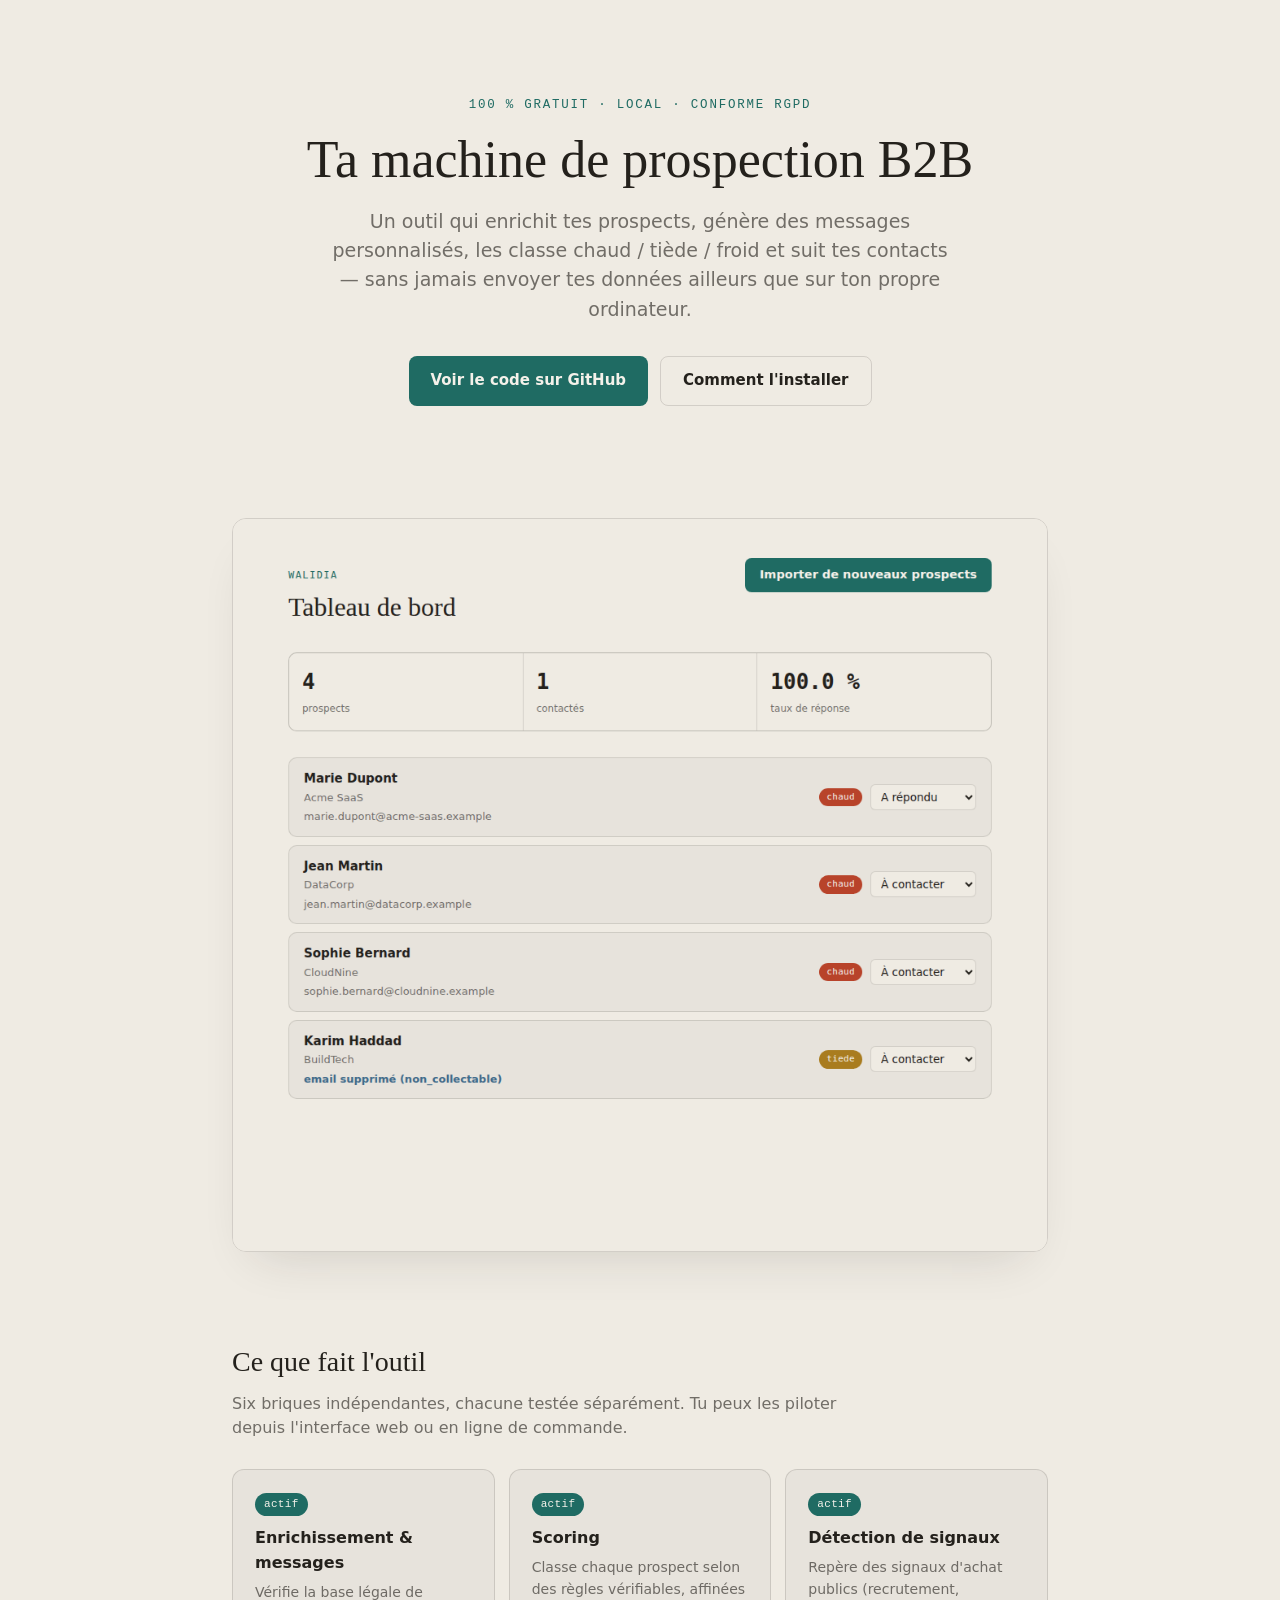
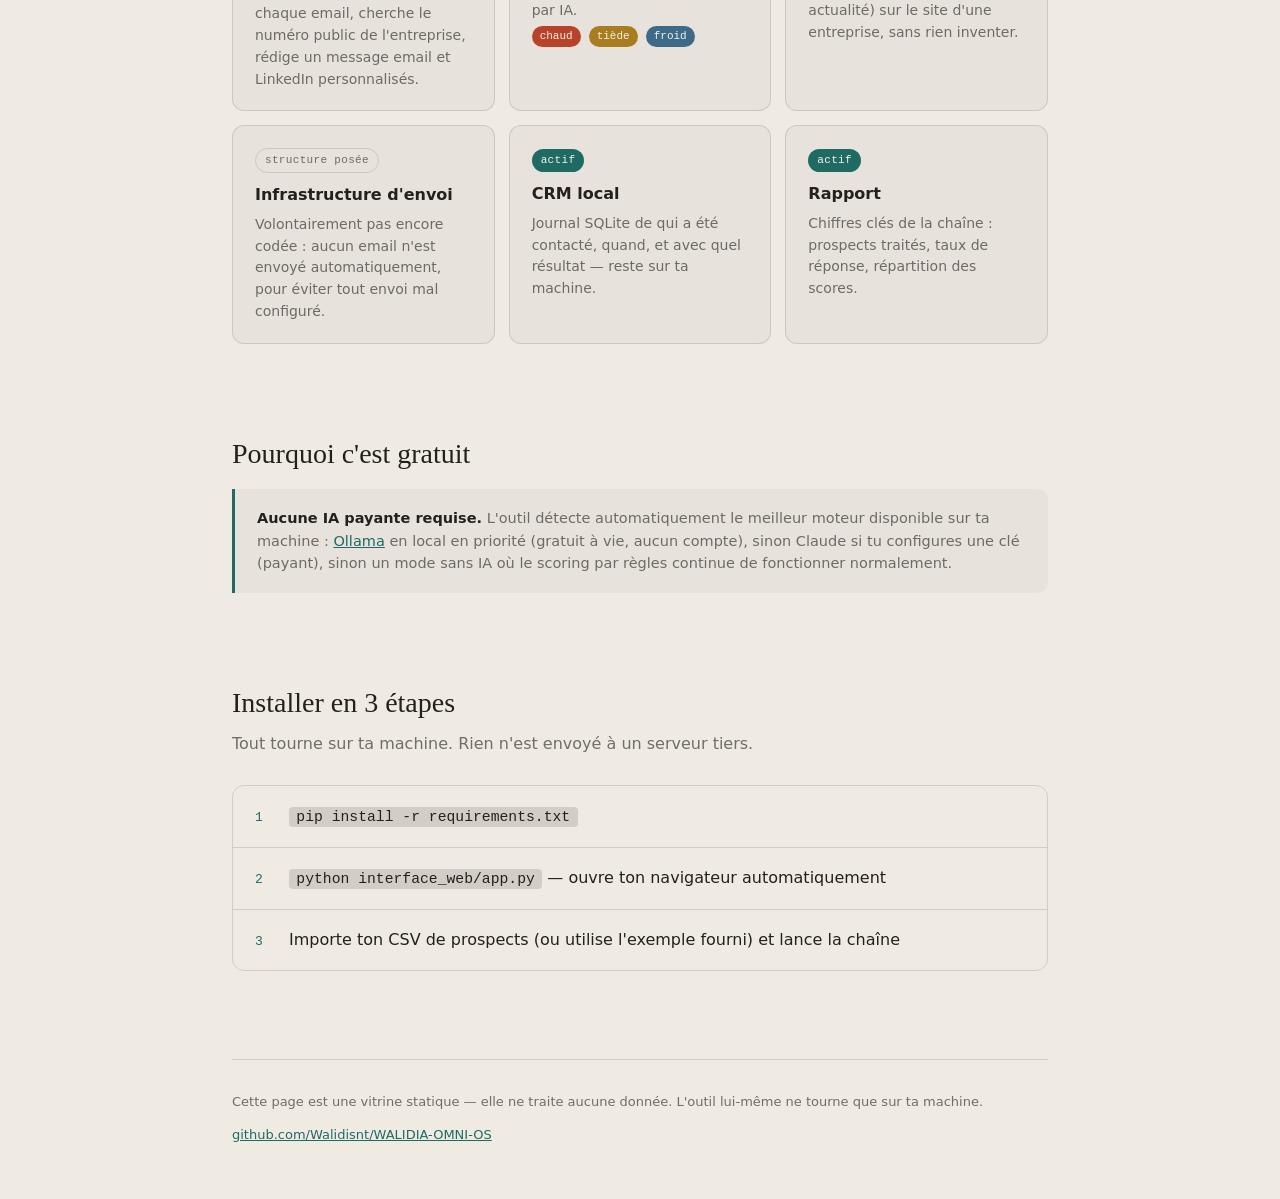
<file: docs/index.html>
<!doctype html>
<html lang="fr">
<head>
<meta charset="utf-8">
<meta name="viewport" content="width=device-width, initial-scale=1">
<title>WALIDIA — Machine de prospection B2B, 100% gratuite et locale</title>
<meta name="description" content="Un outil open-source qui enrichit, score et suit tes prospects B2B — 100% gratuit, tourne sur ta propre machine, conforme RGPD par défaut.">
<style>
  :root {
    --paper: #efebe3;
    --ink: #24211c;
    --ink-muted: rgba(36, 33, 28, 0.62);
    --ink-faint: rgba(36, 33, 28, 0.14);
    --accent: #1f6b63;
    --accent-ink: #f4f1ea;
    --chaud: #b8432a;
    --tiede: #a97c1f;
    --froid: #3e6a8a;
    --card: rgba(36, 33, 28, 0.035);
    --shadow: rgba(36, 33, 28, 0.16);
  }

  @media (prefers-color-scheme: dark) {
    :root {
      --paper: #1b1815;
      --ink: #ece7de;
      --ink-muted: rgba(236, 231, 222, 0.62);
      --ink-faint: rgba(236, 231, 222, 0.14);
      --accent: #5cc1b6;
      --accent-ink: #10201d;
      --chaud: #e2775c;
      --tiede: #d9a94a;
      --froid: #82b3d4;
      --card: rgba(236, 231, 222, 0.045);
      --shadow: rgba(0, 0, 0, 0.45);
    }
  }

  * { box-sizing: border-box; }

  body {
    margin: 0;
    background: var(--paper);
    color: var(--ink);
    font-family: "Avenir Next", "Century Gothic", "Segoe UI", system-ui, sans-serif;
    line-height: 1.55;
    -webkit-font-smoothing: antialiased;
  }

  .wrap { max-width: 880px; margin: 0 auto; padding: 0 clamp(20px, 5vw, 32px); }

  header.hero {
    padding: clamp(48px, 10vw, 96px) 0 clamp(32px, 6vw, 56px);
    text-align: center;
  }

  .eyebrow {
    font-family: ui-monospace, "SF Mono", "Cascadia Code", "Roboto Mono", monospace;
    font-size: 12.5px;
    letter-spacing: 0.14em;
    text-transform: uppercase;
    color: var(--accent);
    margin: 0 0 16px;
  }

  h1 {
    font-family: "Iowan Old Style", "Palatino Linotype", "Book Antiqua", Georgia, serif;
    font-weight: 500;
    font-size: clamp(32px, 6vw, 52px);
    line-height: 1.1;
    margin: 0 0 18px;
    text-wrap: balance;
  }

  .tagline {
    font-size: clamp(16px, 2.4vw, 19px);
    color: var(--ink-muted);
    max-width: 52ch;
    margin: 0 auto 32px;
  }

  .cta-row { display: flex; gap: 12px; justify-content: center; flex-wrap: wrap; }

  .bouton {
    display: inline-flex;
    align-items: center;
    gap: 8px;
    background: var(--accent);
    color: var(--accent-ink);
    border: none;
    padding: 12px 22px;
    border-radius: 8px;
    font-size: 15px;
    font-weight: 600;
    text-decoration: none;
  }

  .bouton.discret {
    background: transparent;
    color: var(--ink);
    border: 1px solid var(--ink-faint);
  }

  .screenshot-frame {
    margin: clamp(32px, 7vw, 56px) 0;
    border-radius: 14px;
    overflow: hidden;
    border: 1px solid var(--ink-faint);
    box-shadow: 0 24px 48px -24px var(--shadow);
  }

  .screenshot-frame img { display: block; width: 100%; height: auto; }

  section { margin: clamp(48px, 9vw, 88px) 0; }

  h2 {
    font-family: "Iowan Old Style", "Palatino Linotype", "Book Antiqua", Georgia, serif;
    font-weight: 500;
    font-size: clamp(22px, 3.2vw, 28px);
    margin: 0 0 8px;
    text-wrap: balance;
  }

  .section-lead { color: var(--ink-muted); max-width: 60ch; margin: 0 0 28px; }

  .grid {
    display: grid;
    grid-template-columns: repeat(auto-fit, minmax(230px, 1fr));
    gap: 14px;
  }

  .feature {
    background: var(--card);
    border: 1px solid var(--ink-faint);
    border-radius: 12px;
    padding: 20px 22px;
  }

  .feature-badge {
    display: inline-block;
    font-family: ui-monospace, "SF Mono", "Cascadia Code", "Roboto Mono", monospace;
    font-size: 11px;
    letter-spacing: 0.03em;
    padding: 3px 9px;
    border-radius: 100px;
    color: var(--accent-ink);
    background: var(--accent);
    margin-bottom: 10px;
  }

  .feature-badge.a-venir { background: transparent; color: var(--ink-muted); border: 1px solid var(--ink-faint); }

  .feature h3 { font-size: 16px; margin: 0 0 6px; }
  .feature p { font-size: 14px; color: var(--ink-muted); margin: 0; }

  .temperature-row { display: flex; gap: 8px; margin: 4px 0 0; }
  .temperature-row span {
    font-family: ui-monospace, "SF Mono", "Cascadia Code", "Roboto Mono", monospace;
    font-size: 11px;
    padding: 2px 8px;
    border-radius: 100px;
    color: var(--accent-ink);
  }
  .temperature-row .chaud { background: var(--chaud); }
  .temperature-row .tiede { background: var(--tiede); }
  .temperature-row .froid { background: var(--froid); }

  .steps {
    display: flex;
    flex-direction: column;
    gap: 0;
    border: 1px solid var(--ink-faint);
    border-radius: 12px;
    overflow: hidden;
  }

  .step {
    display: flex;
    gap: 16px;
    padding: 18px 22px;
    border-bottom: 1px solid var(--ink-faint);
    align-items: baseline;
  }
  .step:last-child { border-bottom: none; }

  .step-num {
    font-family: ui-monospace, "SF Mono", "Cascadia Code", "Roboto Mono", monospace;
    color: var(--accent);
    font-size: 13px;
    flex-shrink: 0;
    width: 18px;
  }

  .step code {
    font-family: ui-monospace, "SF Mono", "Cascadia Code", "Roboto Mono", monospace;
    background: var(--ink-faint);
    padding: 0.15em 0.5em;
    border-radius: 4px;
    font-size: 0.92em;
  }

  .callout {
    background: var(--card);
    border-left: 3px solid var(--accent);
    border-radius: 0 10px 10px 0;
    padding: 18px 22px;
    font-size: 14.5px;
    color: var(--ink-muted);
  }

  .callout strong { color: var(--ink); }

  footer {
    border-top: 1px solid var(--ink-faint);
    padding: 32px 0 56px;
    font-size: 13px;
    color: var(--ink-muted);
    display: flex;
    justify-content: space-between;
    flex-wrap: wrap;
    gap: 12px;
  }

  a { color: var(--accent); }
  a:focus-visible, .bouton:focus-visible { outline: 2px solid var(--accent); outline-offset: 2px; }
</style>
</head>
<body>
  <div class="wrap">
    <header class="hero">
      <p class="eyebrow">100&nbsp;% gratuit · local · conforme RGPD</p>
      <h1>Ta machine de prospection B2B</h1>
      <p class="tagline">
        Un outil qui enrichit tes prospects, génère des messages
        personnalisés, les classe chaud / tiède / froid et suit tes
        contacts — sans jamais envoyer tes données ailleurs que sur ton
        propre ordinateur.
      </p>
      <div class="cta-row">
        <a class="bouton" href="https://github.com/Walidisnt/WALIDIA-OMNI-OS">Voir le code sur GitHub</a>
        <a class="bouton discret" href="#installer">Comment l'installer</a>
      </div>
    </header>

    <div class="screenshot-frame">
      <img src="assets/dashboard.png" alt="Tableau de bord de l'interface web : 4 prospects avec leur score chaud/tiède/froid et leur statut de suivi.">
    </div>

    <section>
      <h2>Ce que fait l'outil</h2>
      <p class="section-lead">Six briques indépendantes, chacune testée séparément. Tu peux les piloter depuis l'interface web ou en ligne de commande.</p>
      <div class="grid">
        <div class="feature">
          <span class="feature-badge">actif</span>
          <h3>Enrichissement &amp; messages</h3>
          <p>Vérifie la base légale de chaque email, cherche le numéro public de l'entreprise, rédige un message email et LinkedIn personnalisés.</p>
        </div>
        <div class="feature">
          <span class="feature-badge">actif</span>
          <h3>Scoring</h3>
          <p>Classe chaque prospect selon des règles vérifiables, affinées par IA.</p>
          <div class="temperature-row"><span class="chaud">chaud</span><span class="tiede">tiède</span><span class="froid">froid</span></div>
        </div>
        <div class="feature">
          <span class="feature-badge">actif</span>
          <h3>Détection de signaux</h3>
          <p>Repère des signaux d'achat publics (recrutement, actualité) sur le site d'une entreprise, sans rien inventer.</p>
        </div>
        <div class="feature">
          <span class="feature-badge a-venir">structure posée</span>
          <h3>Infrastructure d'envoi</h3>
          <p>Volontairement pas encore codée : aucun email n'est envoyé automatiquement, pour éviter tout envoi mal configuré.</p>
        </div>
        <div class="feature">
          <span class="feature-badge">actif</span>
          <h3>CRM local</h3>
          <p>Journal SQLite de qui a été contacté, quand, et avec quel résultat — reste sur ta machine.</p>
        </div>
        <div class="feature">
          <span class="feature-badge">actif</span>
          <h3>Rapport</h3>
          <p>Chiffres clés de la chaîne : prospects traités, taux de réponse, répartition des scores.</p>
        </div>
      </div>
    </section>

    <section>
      <h2>Pourquoi c'est gratuit</h2>
      <p class="callout">
        <strong>Aucune IA payante requise.</strong> L'outil détecte
        automatiquement le meilleur moteur disponible sur ta machine :
        <a href="https://ollama.com">Ollama</a> en local en priorité (gratuit
        à vie, aucun compte), sinon Claude si tu configures une clé
        (payant), sinon un mode sans IA où le scoring par règles continue
        de fonctionner normalement.
      </p>
    </section>

    <section id="installer">
      <h2>Installer en 3 étapes</h2>
      <p class="section-lead">Tout tourne sur ta machine. Rien n'est envoyé à un serveur tiers.</p>
      <div class="steps">
        <div class="step">
          <span class="step-num">1</span>
          <div><code>pip install -r requirements.txt</code></div>
        </div>
        <div class="step">
          <span class="step-num">2</span>
          <div><code>python interface_web/app.py</code> — ouvre ton navigateur automatiquement</div>
        </div>
        <div class="step">
          <span class="step-num">3</span>
          <div>Importe ton CSV de prospects (ou utilise l'exemple fourni) et lance la chaîne</div>
        </div>
      </div>
    </section>

    <footer>
      <span>Cette page est une vitrine statique — elle ne traite aucune donnée. L'outil lui-même ne tourne que sur ta machine.</span>
      <a href="https://github.com/Walidisnt/WALIDIA-OMNI-OS">github.com/Walidisnt/WALIDIA-OMNI-OS</a>
    </footer>
  </div>
</body>
</html>
</file>
